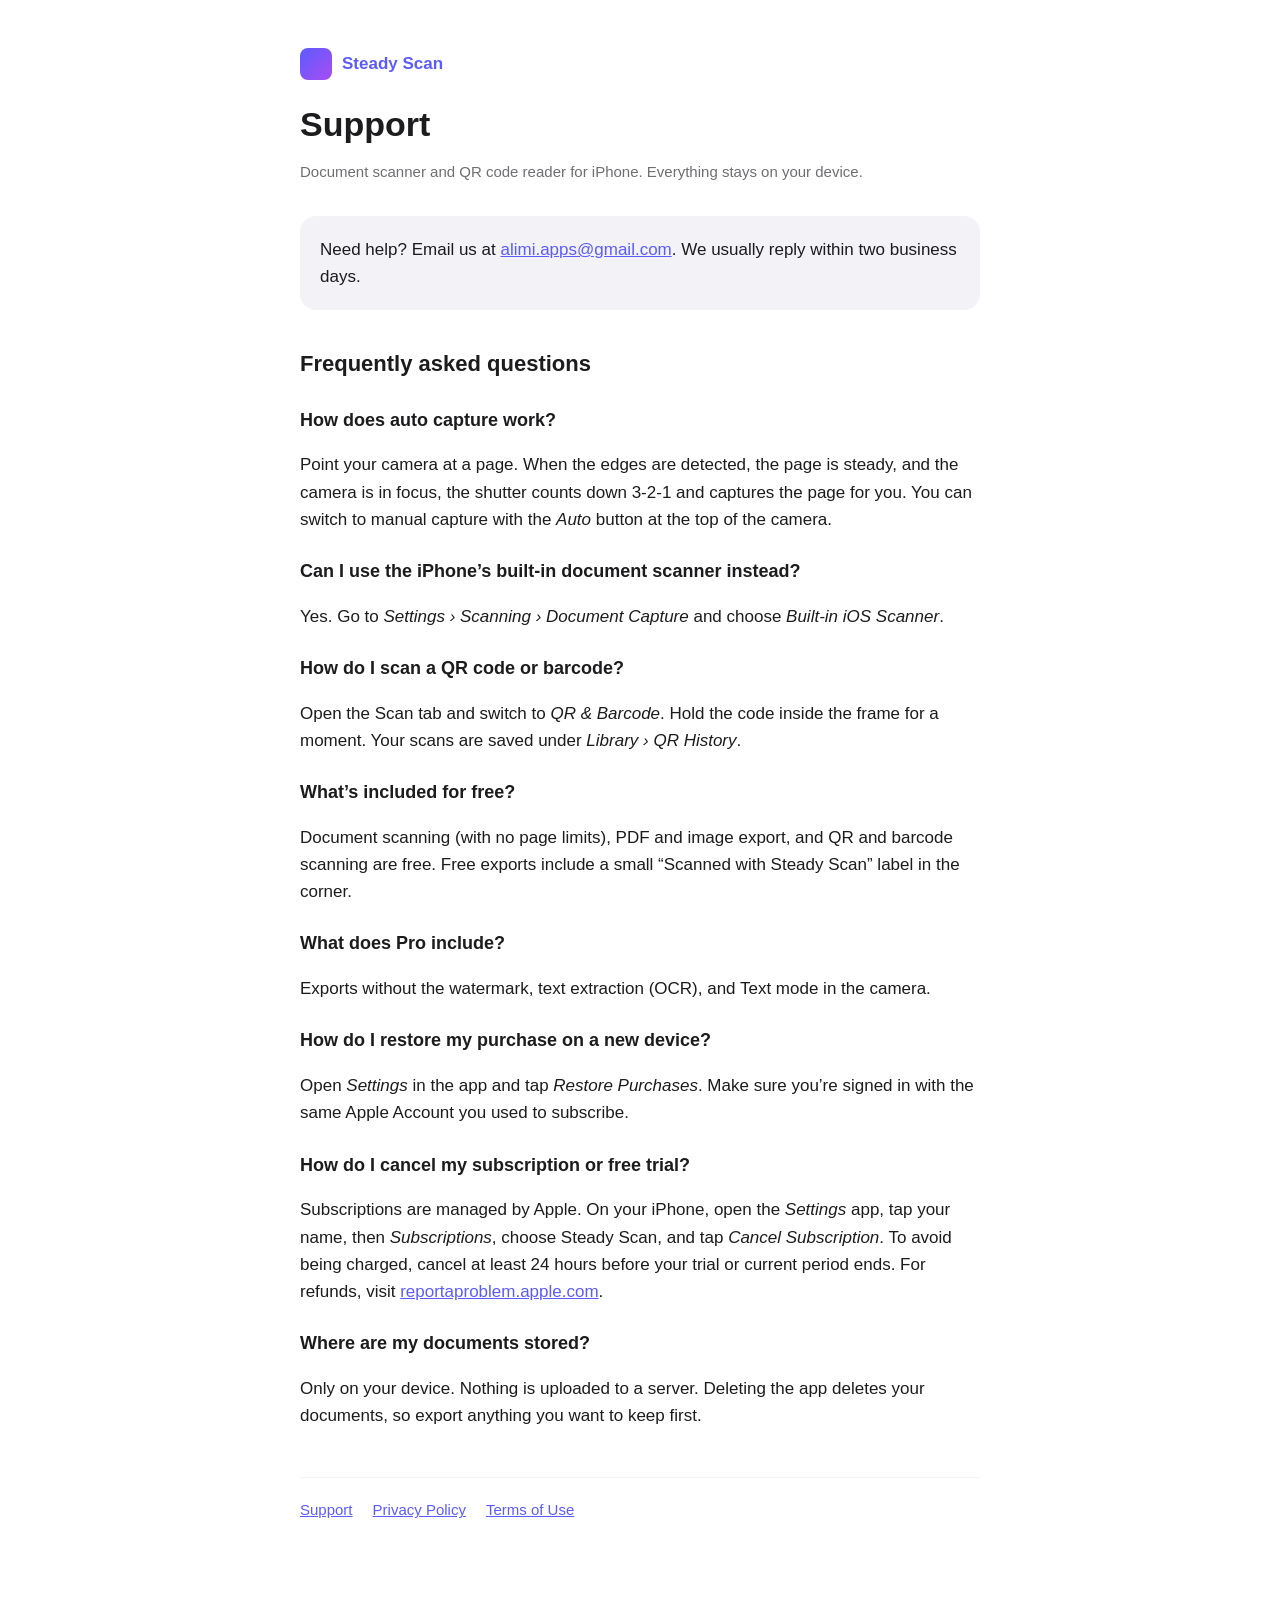
<file: index.html>
<!doctype html>
<html lang="en">
<head>
<meta charset="utf-8">
<meta name="viewport" content="width=device-width, initial-scale=1">
<title>Steady Scan — Support</title>
<link rel="stylesheet" href="style.css">
</head>
<body>
<main>
<header>
  <a class="brand" href="./"><span class="logo"></span>Steady Scan</a>
  <h1>Support</h1>
  <p class="muted">Document scanner and QR code reader for iPhone. Everything stays on your device.</p>
</header>

<div class="card">
  Need help? Email us at <a href="mailto:alimi.apps@gmail.com?subject=Steady%20Scan%20Support">alimi.apps@gmail.com</a>.
  We usually reply within two business days.
</div>

<h2>Frequently asked questions</h2>

<h3>How does auto capture work?</h3>
<p>Point your camera at a page. When the edges are detected, the page is steady, and the camera is in focus,
the shutter counts down 3‑2‑1 and captures the page for you. You can switch to manual capture with the
<em>Auto</em> button at the top of the camera.</p>

<h3>Can I use the iPhone’s built‑in document scanner instead?</h3>
<p>Yes. Go to <em>Settings › Scanning › Document Capture</em> and choose <em>Built‑in iOS Scanner</em>.</p>

<h3>How do I scan a QR code or barcode?</h3>
<p>Open the Scan tab and switch to <em>QR &amp; Barcode</em>. Hold the code inside the frame for a moment.
Your scans are saved under <em>Library › QR History</em>.</p>

<h3>What’s included for free?</h3>
<p>Document scanning (with no page limits), PDF and image export, and QR and barcode scanning are free.
Free exports include a small “Scanned with Steady Scan” label in the corner.</p>

<h3>What does Pro include?</h3>
<p>Exports without the watermark, text extraction (OCR), and Text mode in the camera.</p>

<h3>How do I restore my purchase on a new device?</h3>
<p>Open <em>Settings</em> in the app and tap <em>Restore Purchases</em>. Make sure you’re signed in with the
same Apple Account you used to subscribe.</p>

<h3>How do I cancel my subscription or free trial?</h3>
<p>Subscriptions are managed by Apple. On your iPhone, open the <em>Settings</em> app, tap your name, then
<em>Subscriptions</em>, choose Steady Scan, and tap <em>Cancel Subscription</em>. To avoid being charged, cancel
at least 24 hours before your trial or current period ends. For refunds, visit
<a href="https://reportaproblem.apple.com">reportaproblem.apple.com</a>.</p>

<h3>Where are my documents stored?</h3>
<p>Only on your device. Nothing is uploaded to a server. Deleting the app deletes your documents, so export
anything you want to keep first.</p>

<nav><a href="./">Support</a><a href="privacy.html">Privacy Policy</a><a href="terms.html">Terms of Use</a></nav>
</main>
</body>
</html>
</file>
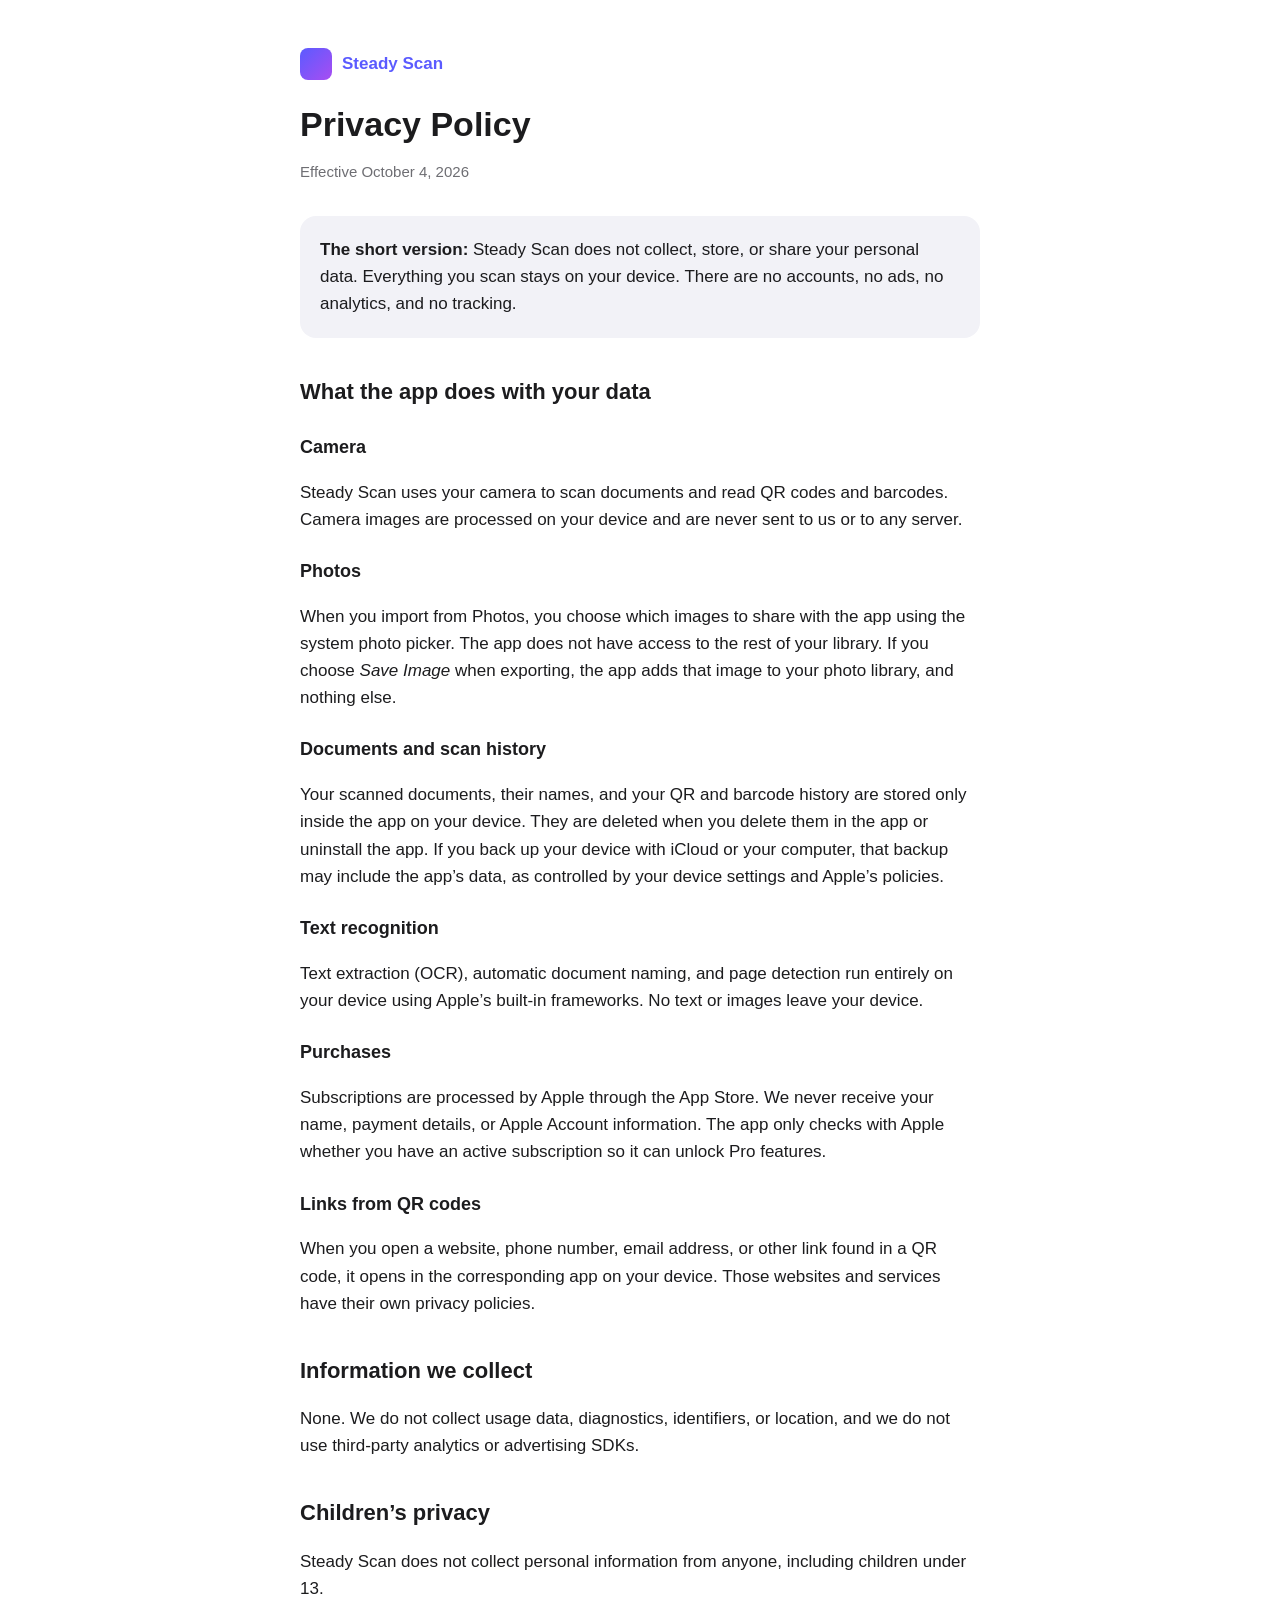
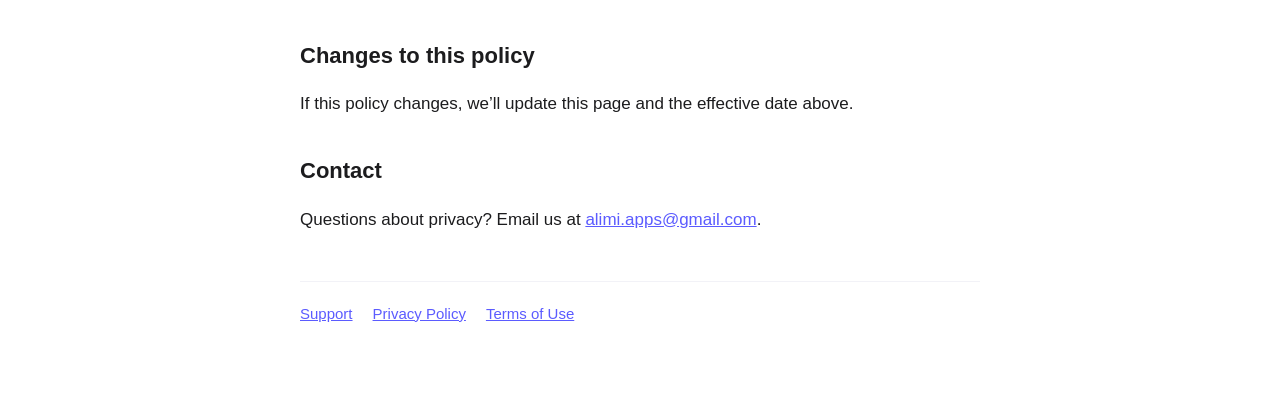
<file: privacy.html>
<!doctype html>
<html lang="en">
<head>
<meta charset="utf-8">
<meta name="viewport" content="width=device-width, initial-scale=1">
<title>Privacy Policy — Steady Scan</title>
<link rel="stylesheet" href="style.css">
</head>
<body>
<main>
<header>
  <a class="brand" href="./"><span class="logo"></span>Steady Scan</a>
  <h1>Privacy Policy</h1>
  <p class="muted">Effective October 4, 2026</p>
</header>

<div class="card">
  <strong>The short version:</strong> Steady Scan does not collect, store, or share your personal data.
  Everything you scan stays on your device. There are no accounts, no ads, no analytics, and no tracking.
</div>

<h2>What the app does with your data</h2>

<h3>Camera</h3>
<p>Steady Scan uses your camera to scan documents and read QR codes and barcodes. Camera images are processed
on your device and are never sent to us or to any server.</p>

<h3>Photos</h3>
<p>When you import from Photos, you choose which images to share with the app using the system photo picker.
The app does not have access to the rest of your library. If you choose <em>Save Image</em> when exporting,
the app adds that image to your photo library, and nothing else.</p>

<h3>Documents and scan history</h3>
<p>Your scanned documents, their names, and your QR and barcode history are stored only inside the app on your
device. They are deleted when you delete them in the app or uninstall the app. If you back up your device with
iCloud or your computer, that backup may include the app’s data, as controlled by your device settings and
Apple’s policies.</p>

<h3>Text recognition</h3>
<p>Text extraction (OCR), automatic document naming, and page detection run entirely on your device using
Apple’s built-in frameworks. No text or images leave your device.</p>

<h3>Purchases</h3>
<p>Subscriptions are processed by Apple through the App Store. We never receive your name, payment details, or
Apple Account information. The app only checks with Apple whether you have an active subscription so it can
unlock Pro features.</p>

<h3>Links from QR codes</h3>
<p>When you open a website, phone number, email address, or other link found in a QR code, it opens in the
corresponding app on your device. Those websites and services have their own privacy policies.</p>

<h2>Information we collect</h2>
<p>None. We do not collect usage data, diagnostics, identifiers, or location, and we do not use third-party
analytics or advertising SDKs.</p>

<h2>Children’s privacy</h2>
<p>Steady Scan does not collect personal information from anyone, including children under 13.</p>

<h2>Changes to this policy</h2>
<p>If this policy changes, we’ll update this page and the effective date above.</p>

<h2>Contact</h2>
<p>Questions about privacy? Email us at <a href="mailto:alimi.apps@gmail.com">alimi.apps@gmail.com</a>.</p>

<nav><a href="./">Support</a><a href="privacy.html">Privacy Policy</a><a href="terms.html">Terms of Use</a></nav>
</main>
</body>
</html>
</file>
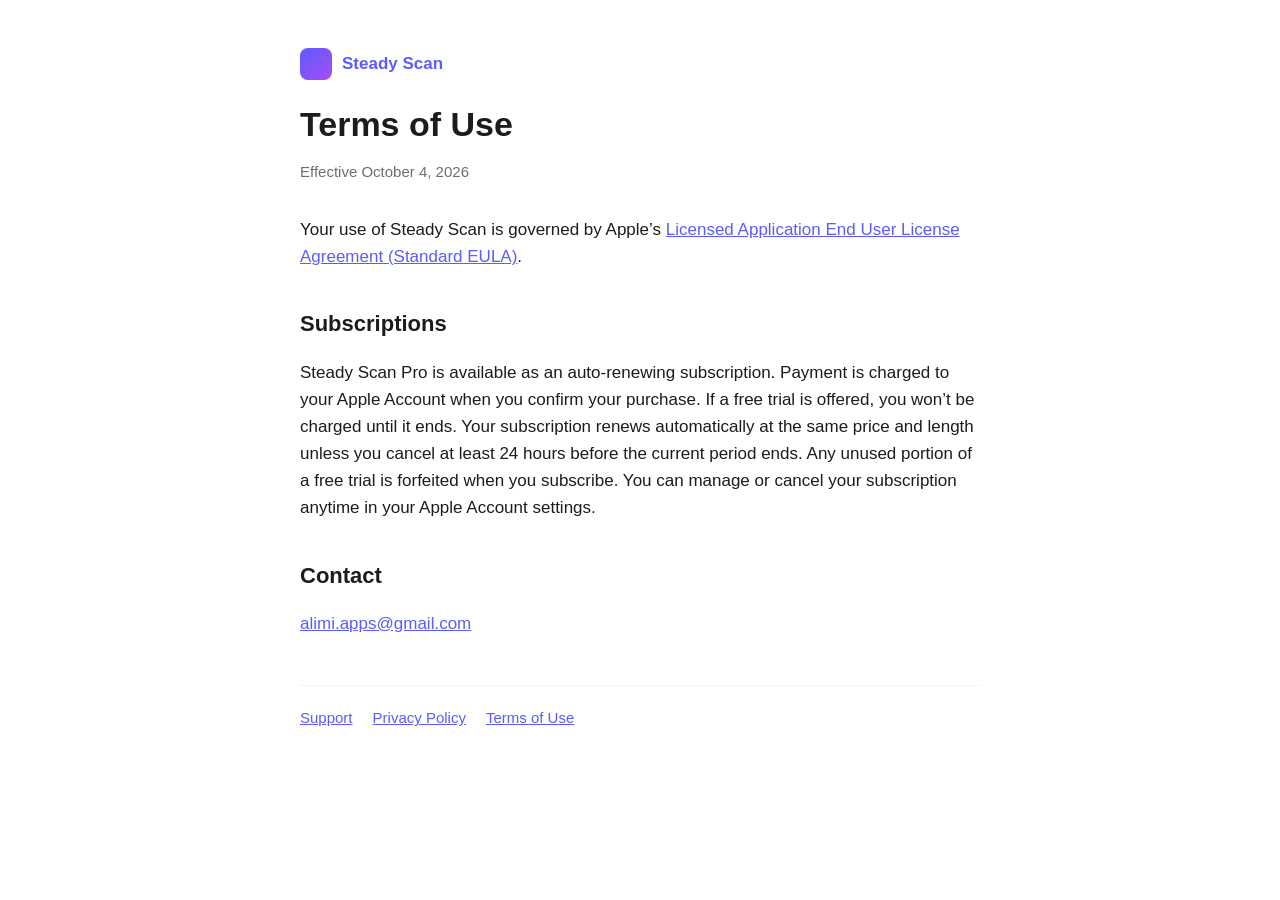
<file: terms.html>
<!doctype html>
<html lang="en">
<head>
<meta charset="utf-8">
<meta name="viewport" content="width=device-width, initial-scale=1">
<title>Terms of Use — Steady Scan</title>
<link rel="stylesheet" href="style.css">
</head>
<body>
<main>
<header>
  <a class="brand" href="./"><span class="logo"></span>Steady Scan</a>
  <h1>Terms of Use</h1>
  <p class="muted">Effective October 4, 2026</p>
</header>
<p>Your use of Steady Scan is governed by Apple’s
<a href="https://www.apple.com/legal/internet-services/itunes/dev/stdeula/">Licensed Application End User License Agreement (Standard EULA)</a>.</p>
<h2>Subscriptions</h2>
<p>Steady Scan Pro is available as an auto-renewing subscription. Payment is charged to your Apple Account when
you confirm your purchase. If a free trial is offered, you won’t be charged until it ends. Your subscription
renews automatically at the same price and length unless you cancel at least 24 hours before the current period
ends. Any unused portion of a free trial is forfeited when you subscribe. You can manage or cancel your
subscription anytime in your Apple Account settings.</p>
<h2>Contact</h2>
<p><a href="mailto:alimi.apps@gmail.com">alimi.apps@gmail.com</a></p>
<nav><a href="./">Support</a><a href="privacy.html">Privacy Policy</a><a href="terms.html">Terms of Use</a></nav>
</main>
</body>
</html>
</file>
<file: style.css>
:root { color-scheme: light dark; --bg: #ffffff; --fg: #1c1c1e; --muted: #6e6e73; --card: #f2f2f7; --accent: #5b5bff; }
@media (prefers-color-scheme: dark) { :root { --bg: #000000; --fg: #f2f2f7; --muted: #98989d; --card: #1c1c1e; --accent: #8c8cff; } }
* { box-sizing: border-box; }
body { margin: 0; background: var(--bg); color: var(--fg); font: 17px/1.6 -apple-system, BlinkMacSystemFont, "Segoe UI", Helvetica, Arial, sans-serif; }
main { max-width: 720px; margin: 0 auto; padding: 48px 20px 80px; }
header { margin-bottom: 32px; }
.brand { display: inline-flex; align-items: center; gap: 10px; font-weight: 700; color: var(--accent); text-decoration: none; }
.logo { width: 32px; height: 32px; border-radius: 8px; background: linear-gradient(135deg, #5b5bff, #a84df2); }
h1 { font-size: 34px; line-height: 1.2; margin: 16px 0 4px; }
h2 { font-size: 22px; margin: 36px 0 8px; }
h3 { font-size: 18px; margin: 24px 0 4px; }
p, li { color: var(--fg); }
.muted { color: var(--muted); font-size: 15px; }
.card { background: var(--card); border-radius: 16px; padding: 20px; margin: 20px 0; }
a { color: var(--accent); }
nav { margin-top: 48px; padding-top: 20px; border-top: 1px solid var(--card); display: flex; gap: 20px; flex-wrap: wrap; font-size: 15px; }
</file>
